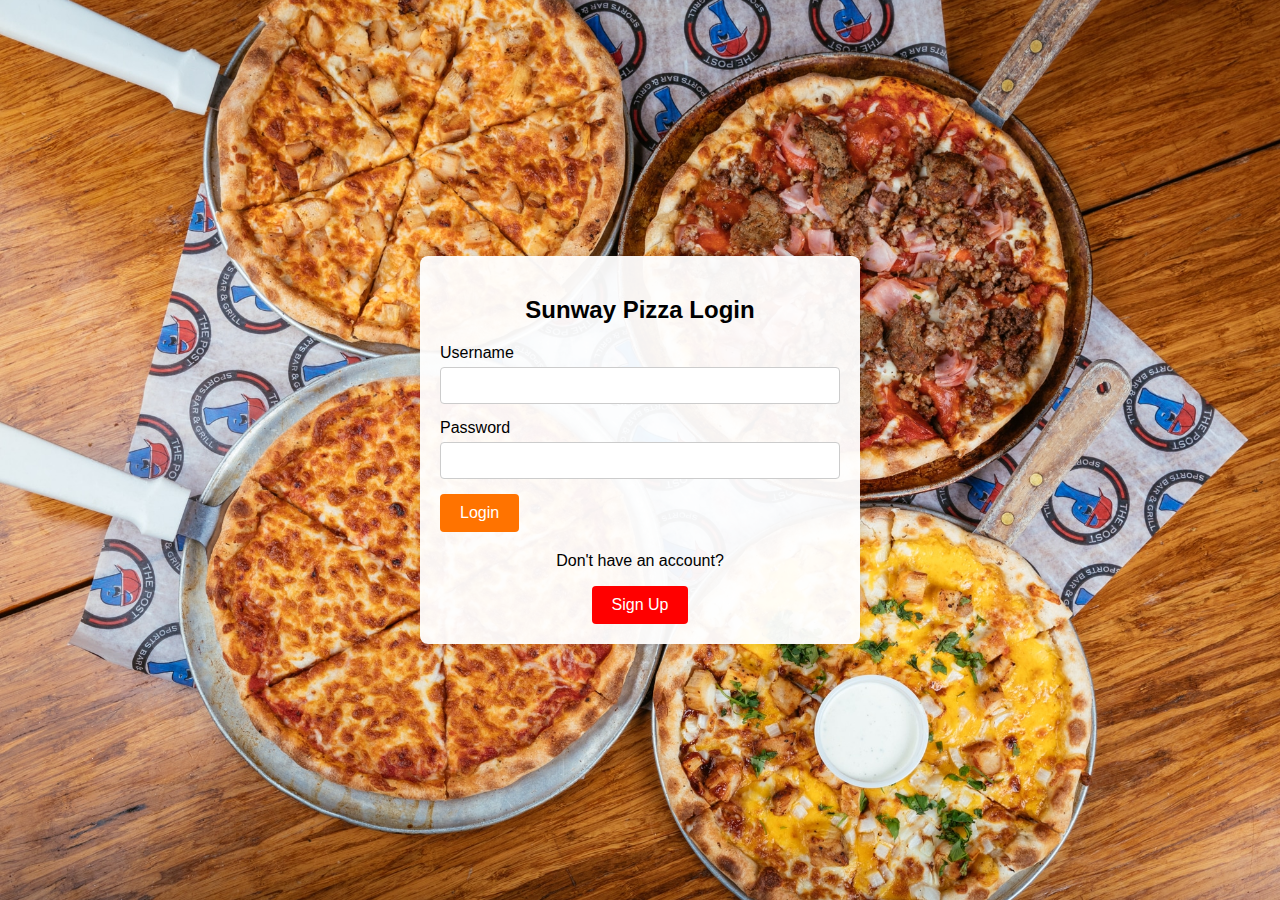
<file: index.html>
<!DOCTYPE html>
<html lang="en">
  <head>
    <meta charset="UTF-8" />
    <meta name="viewport" content="width=device-width, initial-scale=1.0" />
    <title>Sunway Pizza Login Page</title>
    <link rel="stylesheet" href="styles.css" />
  </head>
  <body class="login-body">
    <div class="login-container">
      <form id="loginForm" onsubmit="attemptLogin(event)">
        <h2>Sunway Pizza Login</h2>
        <div class="login-form-group">
          <label for="username">Username</label>
          <input type="text" id="username" name="username" required />
          <span class="login-error" id="usernameError"></span>
        </div>
        <div class="login-form-group">
          <label for="password">Password</label>
          <input type="password" id="password" name="password" required />
          <span class="login-error" id="passwordError"></span>
        </div>
        <button type="submit">Login</button>
        <div class="login-signup-section">
          <p>Don't have an account?</p>
          <a href="signup-page.html" class="login-button">Sign Up</a>
        </div>
      </form>
    </div>
    <script src="script.js"></script>
  </body>
</html>
</file>
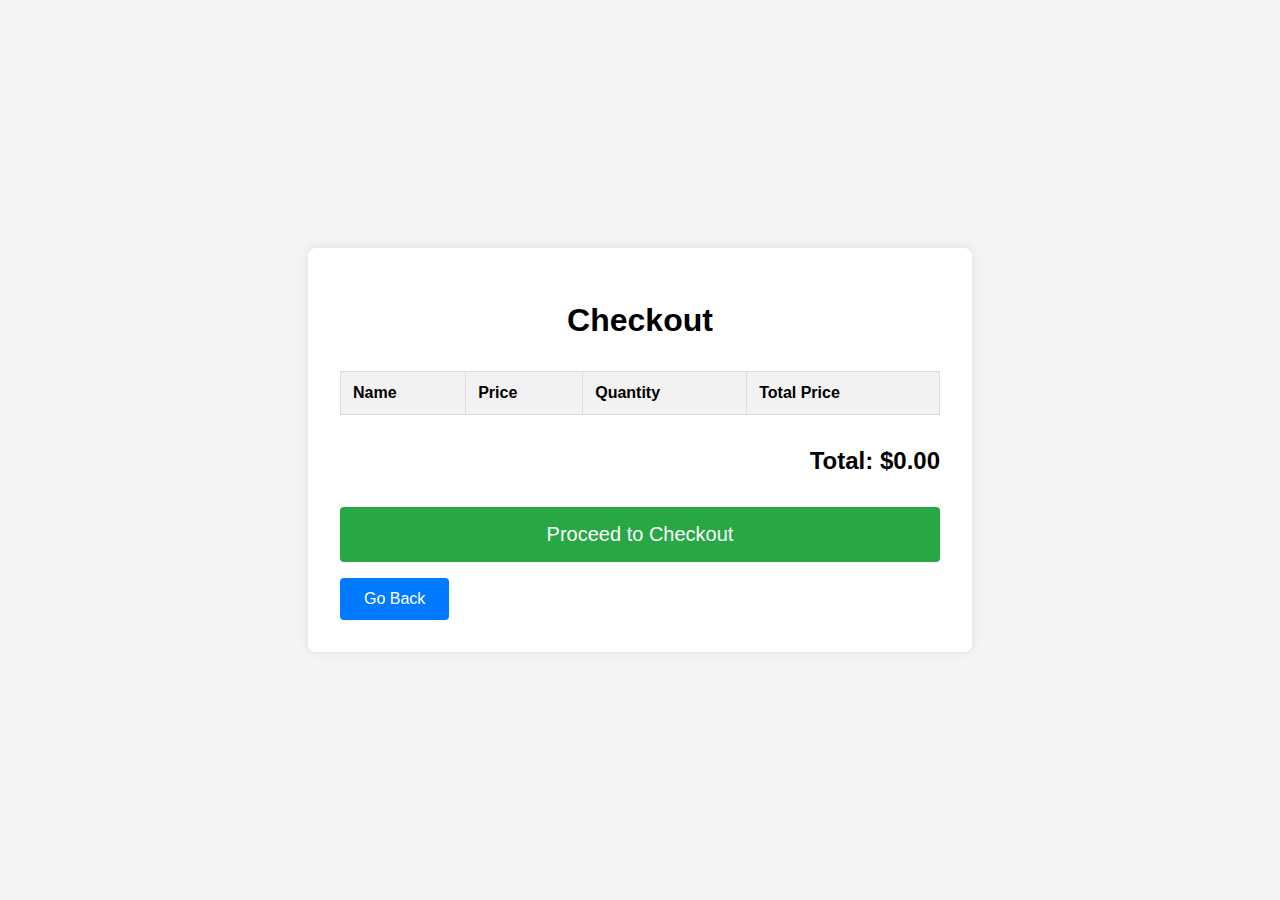
<file: checkout-page.html>
<!DOCTYPE html>
<html lang="en">
  <head>
    <meta charset="UTF-8" />
    <meta name="viewport" content="width=device-width, initial-scale=1.0" />
    <title>Checkout Page</title>
    <script src="script.js"></script>
    <style>
      body {
        font-family: Arial, sans-serif;
        margin: 0;
        padding: 0;
        background-color: #f4f4f4;
        display: flex;
        justify-content: center;
        align-items: center;
        height: 100vh;
      }

      .checkout-container {
        background-color: #fff;
        padding: 2rem;
        box-shadow: 0 0 10px rgba(0, 0, 0, 0.1);
        border-radius: 8px;
        width: 100%;
        max-width: 600px;
      }

      header {
        text-align: center;
        margin-bottom: 2rem;
      }

      .checkout-cart-items table {
        width: 100%;
        border-collapse: collapse;
        margin-bottom: 2rem;
      }

      .checkout-cart-items th,
      .checkout-cart-items td {
        border: 1px solid #ddd;
        padding: 0.75rem;
        text-align: left;
      }

      .checkout-cart-items th {
        background-color: #f2f2f2;
      }

      .checkout-cart-items tr:nth-child(even) {
        background-color: #f9f9f9;
      }

      .checkout-cart-items tr:hover {
        background-color: #f1f1f1;
      }

      .checkout-total-price {
        text-align: right;
        margin-bottom: 2rem;
      }

      .checkout-button {
        display: block;
        width: 100%;
        padding: 1rem;
        background-color: #28a745;
        color: #fff;
        border: none;
        cursor: pointer;
        font-size: 1.25rem;
        border-radius: 4px;
      }

      .checkout-button:hover {
        background-color: #218838;
      }

      .back-button {
        display: inline-block;
        padding: 0.75rem 1.5rem;
        background-color: #007bff;
        color: #fff;
        border: none;
        cursor: pointer;
        font-size: 1rem;
        border-radius: 4px;
        text-decoration: none;
        margin-top: 1rem;
      }

      .back-button:hover {
        background-color: #0056b3;
      }
    </style>
  </head>
  <body>
    <div class="checkout-container">
      <header>
        <h1>Checkout</h1>
      </header>
      <main>
        <section class="checkout-cart-items">
          <table>
            <thead>
              <tr>
                <th>Name</th>
                <th>Price</th>
                <th>Quantity</th>
                <th>Total Price</th>
              </tr>
            </thead>
            <tbody>
              <!-- Cart items will be dynamically inserted here -->
            </tbody>
          </table>
        </section>
        <section class="checkout-total-price">
          <h2>Total: $<span id="checkout-total-amount">0.00</span></h2>
        </section>
        <button id="checkout-button" class="checkout-button">
          Proceed to Checkout
        </button>
        <button class="back-button" onclick="goBack()">Go Back</button>
      </main>
    </div>

    <script>
      // Ensure the script runs after the DOM is fully loaded
      document.addEventListener("DOMContentLoaded", function () {
        const cartItems = getCartItems();
        const cartItemsContainer = document.querySelector(
          ".checkout-cart-items tbody"
        );
        const totalAmountElement = document.getElementById(
          "checkout-total-amount"
        );
        let totalAmount = 0;

        cartItems.forEach((item) => {
          const itemRow = document.createElement("tr");
          itemRow.innerHTML = `
            <td>${item.name}</td>
            <td>$${item.price}</td>
            <td>${item.quantity}</td>
            <td>$${item.totalPrice}</td>
          `;
          cartItemsContainer.appendChild(itemRow);
          totalAmount += item.totalPrice;
        });

        totalAmountElement.textContent = totalAmount.toFixed(2);
      });

      function goBack() {
        window.location.href = "landing-page.html";
      }

      const proceedToCheckoutButton =
        document.getElementById("checkout-button");
      proceedToCheckoutButton.addEventListener("click", function () {
        alert(
          "Order received! You may collect your order at our outlet in around 30 minutes and pay by cash!"
        );

        localStorage.removeItem("cartItems");

        // Update the DOM to reflect the empty cart
        const cartItemsContainer = document.querySelector(
          ".checkout-cart-items tbody"
        );
        const totalAmountElement = document.getElementById(
          "checkout-total-amount"
        );
        cartItemsContainer.innerHTML = "";
        totalAmountElement.textContent = "0.00";

        const proceedToCheckoutButton =
          document.getElementById("checkout-button");
        proceedToCheckoutButton.addEventListener("click", proceedToCheckout);
      });
    </script>
  </body>
</html>
</file>
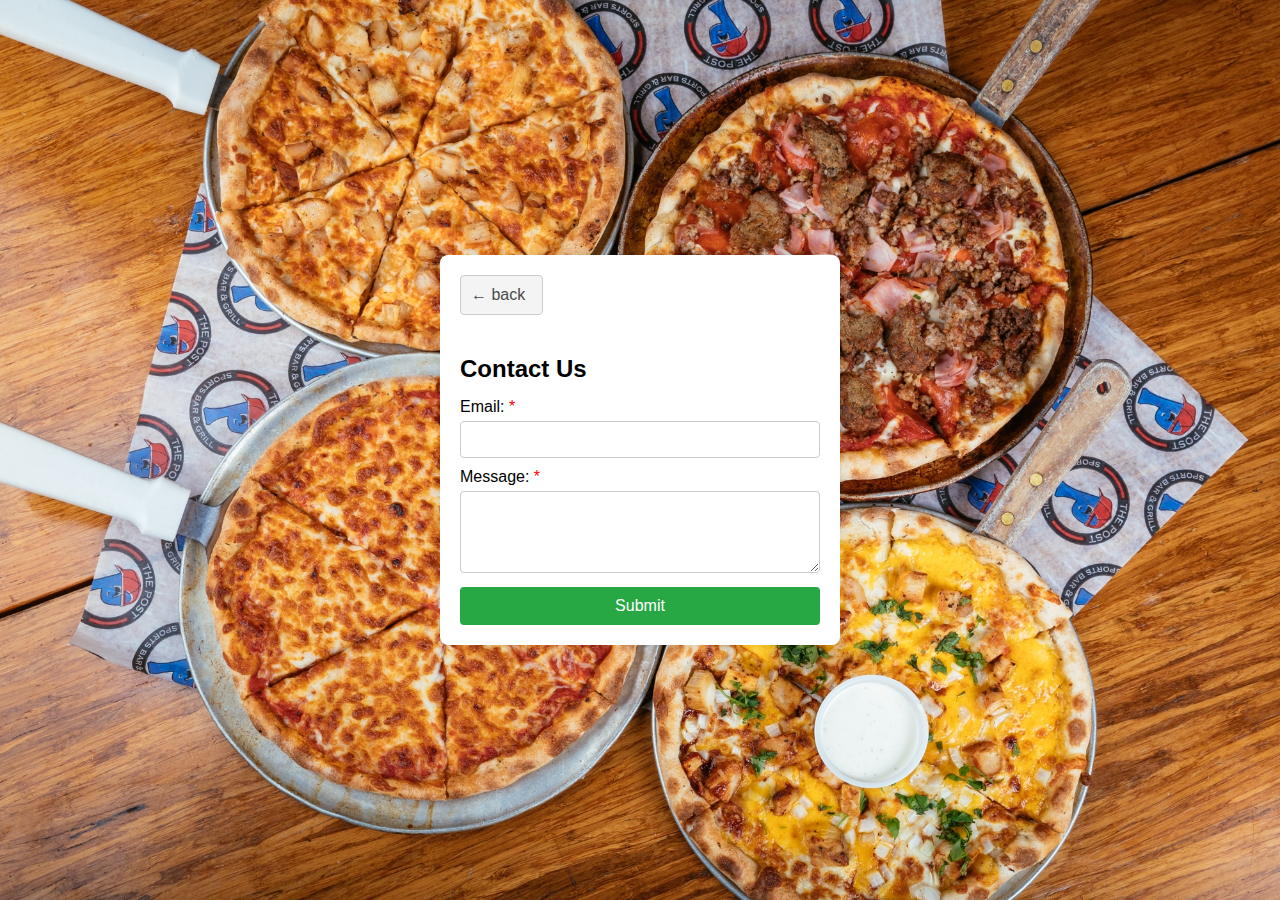
<file: contact-us.html>
<!DOCTYPE html>
<html lang="en">
  <head>
    <meta charset="UTF-8" />
    <meta name="viewport" content="width=device-width, initial-scale=1.0" />
    <title>Contact Us</title>
    <style>
      body {
        background-image: url("img/4in1BUNDLE.jpg");
        background-size: cover;
        background-position: center;
        background-repeat: no-repeat;
        font-family: Arial, sans-serif;
        margin: 0;
        padding: 0;
        display: flex;
        justify-content: center;
        align-items: center;
        height: 100vh;
        background-color: #f4f4f4;
      }

      .contact-form {
        background: #fff;
        padding: 20px;
        border-radius: 8px;
        box-shadow: 0 0 10px rgba(0, 0, 0, 0.1);
        width: 400px;
        box-sizing: border-box;
      }

      .contact-form h2 {
        margin-bottom: 15px;
      }

      .contact-form label {
        display: block;
        margin-bottom: 5px;
      }

      .contact-form input,
      .contact-form textarea {
        width: calc(100%);
        padding: 10px;
        margin-bottom: 10px;
        border: 1px solid #ccc;
        border-radius: 4px;
        box-sizing: border-box;
      }

      .contact-form button {
        width: 100%;
        padding: 10px;
        background-color: #28a745;
        border: none;
        border-radius: 4px;
        color: #fff;
        font-size: 16px;
      }

      .contact-form button:hover {
        background-color: #218838;
      }

      .error {
        color: red;
        font-size: 14px;
      }

      .required-asterisk {
        color: red;
      }

      .contact-form .contact-back-button {
        background: #f4f4f4;
        border: 1px solid #ccc;
        color: #4a4a4a;
        font-size: 16px;
        cursor: pointer;
        margin-bottom: 20px;
        padding: 10px;
        border-radius: 4px;
        width: 23%;
        text-align: left;
      }

      .contact-form .contact-back-button:hover {
        background: #e0e0e0;
      }
    </style>
  </head>
  <body>
    <div class="contact-form">
      <a href="landing-page.html"
        ><button class="contact-back-button">← back</button></a
      >
      <h2>Contact Us</h2>
      <form id="contactForm">
        <label for="email"
          >Email: <span class="required-asterisk">*</span></label
        >
        <input type="email" id="email" name="email" required />
        <span id="emailError" class="error"></span>

        <label for="message"
          >Message: <span class="required-asterisk">*</span></label
        >
        <textarea id="message" name="message" rows="4" required></textarea>

        <button type="submit">Submit</button>
      </form>
    </div>

    <script>
      document
        .getElementById("contactForm")
        .addEventListener("submit", function (event) {
          event.preventDefault();
          const email = document.getElementById("email").value;
          const emailError = document.getElementById("emailError");

          // verify email with regex
          const emailPattern = /^[^\s@]+@[^\s@]+\.[^\s@]+$/;
          if (!emailPattern.test(email)) {
            emailError.textContent = "Please enter a valid email address.";
          } else {
            emailError.textContent = "";
            alert(
              "Your message has been sent to the team! Thank you for your feedback."
            );
            // form does not actually send anywhere, only for frontend showcase purpose
          }
        });
    </script>
  </body>
</html>
</file>
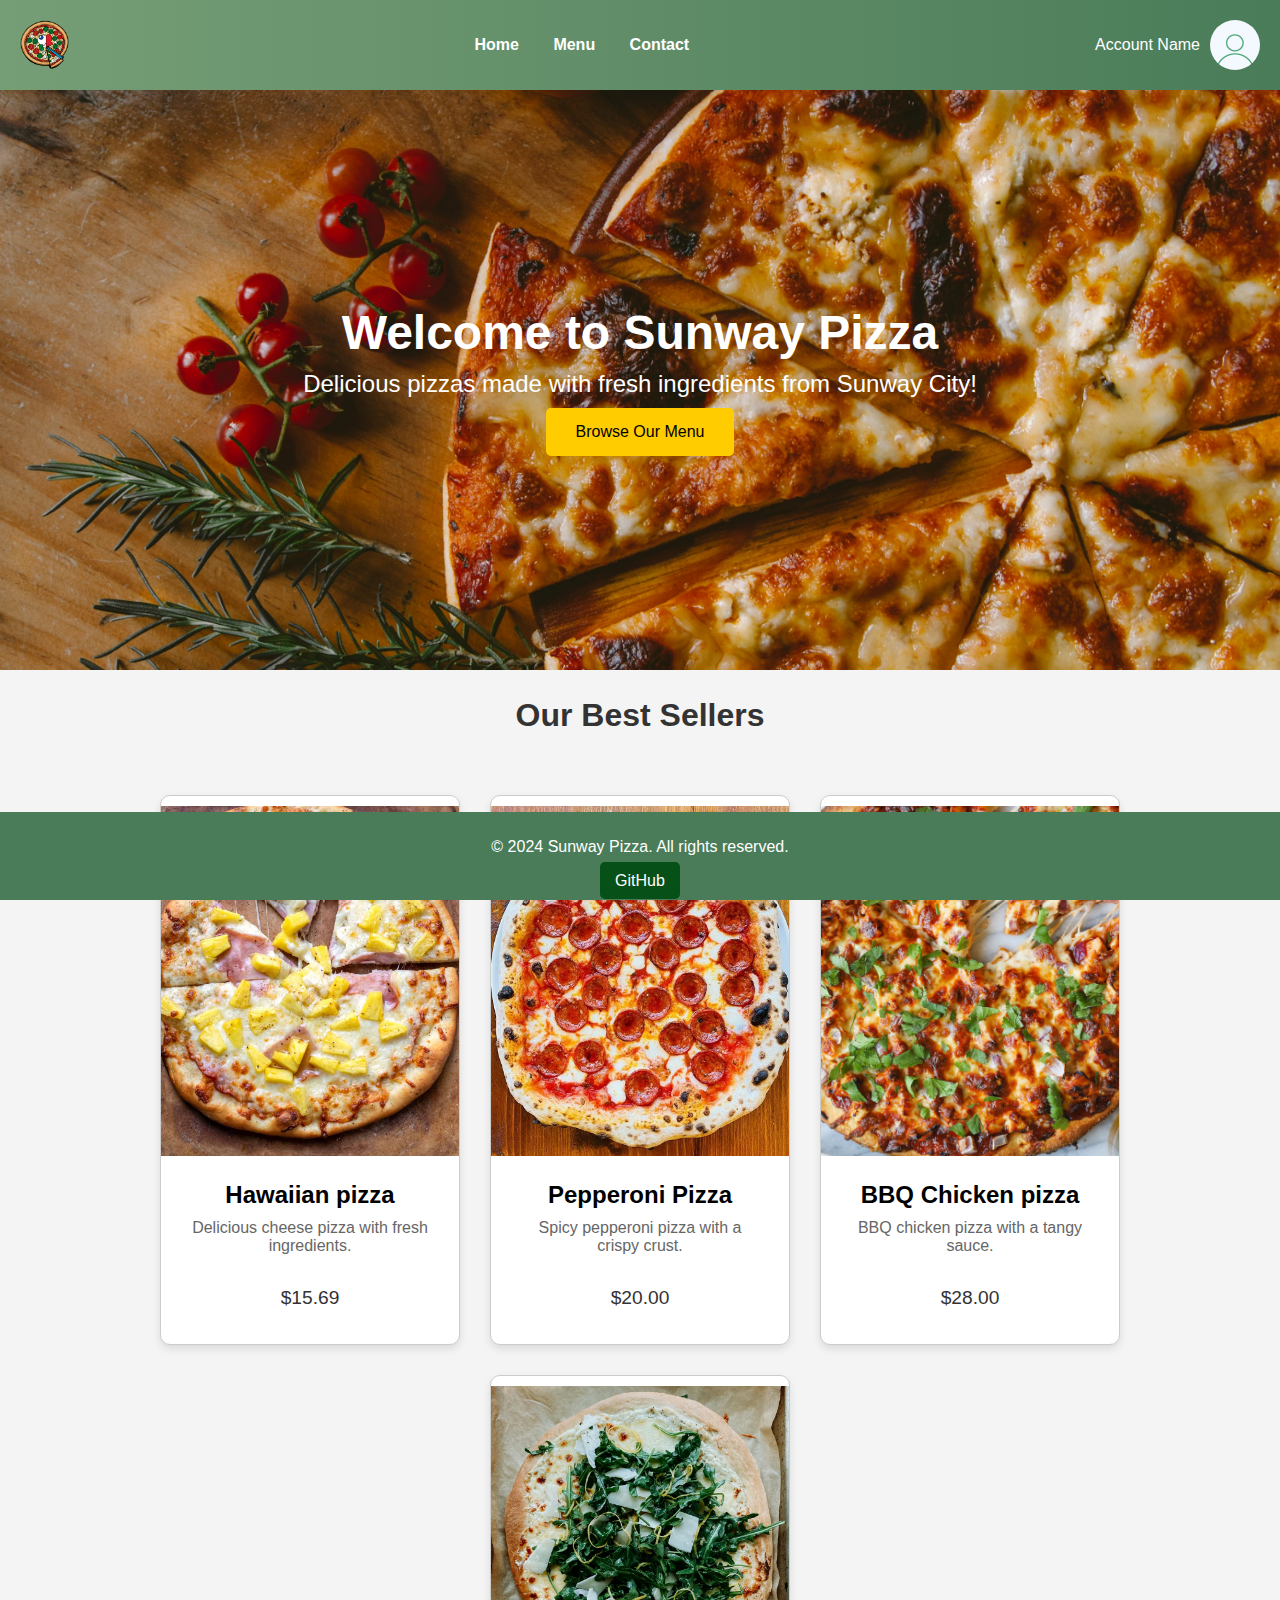
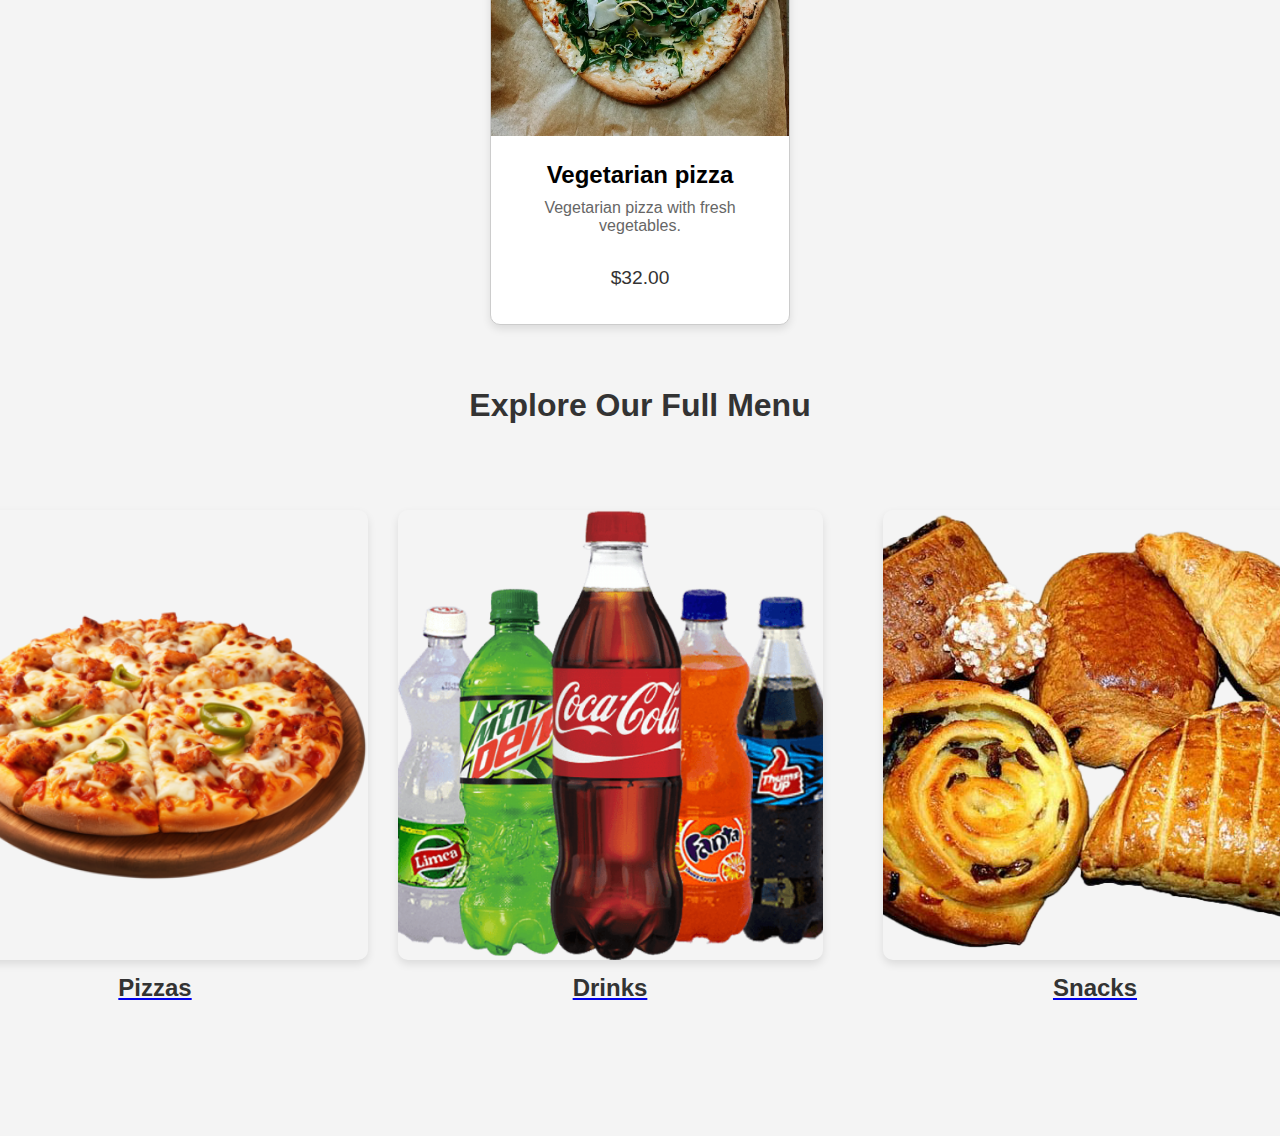
<file: landing-page.html>
<!DOCTYPE html>
<html lang="en">
  <head>
    <meta charset="UTF-8" />
    <meta name="viewport" content="width=device-width, initial-scale=1.0" />
    <title>Sunway Pizza</title>
    <style>
      body {
        font-family: Arial, sans-serif;
        margin: 0;
        padding: 0;
        background-color: #f4f4f4;
      }
      .header {
        background: linear-gradient(90deg, #769e76, #4a7c59);
        padding: 20px;
        display: flex;
        justify-content: space-between;
        align-items: center;
        box-shadow: 0 2px 5px rgba(0, 0, 0, 0.1);
      }
      .header img {
        height: 50px;
      }
      .header nav a {
        color: white;
        text-decoration: none;
        margin: 0 15px;
        font-weight: bold;
        transition: color 0.3s;
      }
      .header nav a:hover {
        color: #ffcc00;
      }
      .header .account {
        position: relative;
        display: flex;
        align-items: center;
        cursor: pointer;
      }
      .header .account img {
        height: 50px;
        border-radius: 50%;
        margin-left: 10px;
      }

      .account-dropdown {
        display: none;
        position: absolute;
        top: 50px;
        right: 0;
        background-color: white;
        box-shadow: 0 2px 5px rgba(0, 0, 0, 0.1);
        border-radius: 5px;
        overflow: hidden;
        z-index: 1000;
      }

      .account-dropdown a {
        display: block;
        padding: 10px;
        text-decoration: none;
        color: #333;
        transition: background-color 0.3s;
      }

      .account-dropdown a:hover {
        background-color: #f1f1f1;
      }

      .hero {
        background: url("img/pizzabanner.jpg.jpeg") no-repeat center
          center/cover;
        height: 60vh;
        display: flex;
        justify-content: center;
        align-items: center;
        color: white;
        text-align: center;
        padding: 20px;
      }

      .hero h1 {
        font-size: 3em;
        margin: 0;
      }

      .hero p {
        font-size: 1.5em;
        margin: 10px 0;
      }
      .hero button {
        background-color: #ffcc00;
        border: none;
        padding: 15px 30px;
        font-size: 1em;
        cursor: pointer;
        border-radius: 5px;
        transition: background-color 0.3s;
      }
      .hero button:hover {
        background-color: #e6b800;
      }

      .best-seller-header {
        text-align: center;
        margin: 20px 0;
      }

      .best-seller-header h2 {
        font-size: 2em;
        color: #333;
      }
      .best-seller {
        display: flex;
        flex-wrap: wrap;
        justify-content: center;
        padding: 20px;
      }
      .best-seller .card {
        background-color: white;
        border-radius: 10px;
        box-shadow: 0 4px 8px rgba(0, 0, 0, 0.1);
        margin: 15px;
        overflow: hidden;
        transition: transform 0.3s, box-shadow 0.3s;
        width: 300px;
      }
      .best-seller .card:hover {
        transform: translateY(-10px);
        box-shadow: 0 8px 16px rgba(0, 0, 0, 0.2);
      }
      .best-seller .card img {
        width: 350px; /* Set your desired width */
        height: 350px; /* Set your desired height */
        object-fit: cover;
      }
      .best-seller .card .content {
        padding: 15px;
        text-align: center;
      }
      .best-seller .card .content h3 {
        margin: 10px 0;
        font-size: 1.5em;
      }
      .best-seller .card .content p {
        color: #666;
        font-size: 1em;
        margin: 10px 0;
      }
      .best-seller .card .content .price {
        font-size: 1.2em;
        color: #333;
        margin: 10px 0;
      }
      .best-seller .card .content .add-to-cart {
        background-color: #4a7c59;
        border: none;
        color: white;
        padding: 10px 20px;
        font-size: 1em;
        cursor: pointer;
        border-radius: 5px;
        transition: background-color 0.3s;
      }
      .best-seller .card .content .add-to-cart:hover {
        background-color: #769e76;
      }
      .menu-section {
        background-color: #f4f4f4;
        text-align: center;
      }

      .menu-section h2 {
        font-size: 2em;
        color: #333;
      }

      .menu-items {
        display: flex;
        justify-content: center;
        flex-wrap: wrap;
      }

      .menu-item {
        margin: 30px;
        text-align: center;
        display: flex;
        flex-direction: row;
        justify-content: space-between;
        align-items: center;
      }

      .menu-item img {
        height: 450px;
        width: 425px;
        object-fit: cover;
        border-radius: 10px;
        box-shadow: 0 4px 8px rgba(0, 0, 0, 0.1);
        transition: transform 0.3s, box-shadow 0.3s;
      }

      .menu-item img:hover {
        transform: translateY(-10px);
        box-shadow: 0 8px 16px rgba(0, 0, 0, 0.2);
      }

      .menu-item h3 {
        margin-top: 10px;
        font-size: 1.5em;
        color: #333;
      }

      @media (max-width: 1024px) {
        .menu-item {
          flex-direction: column; /* Stack items vertically on smaller screens */
          align-items: center;
        }

        .menu-item img {
          max-width: 100%; /* Ensure image does not exceed container width */
        }
      }

      .footer {
        background-color: #4a7c59;
        color: white;
        text-align: center;
        position: fixed;
        padding: 10px 0;
        width: 100%;
        bottom: 0;
      }

      .footer a {
        color: #ffffff; 
        background-color: #075018; 
        padding: 10px 15px; 
        text-decoration: none;
        border-radius: 5px; 
        transition: background-color 0.3s ease;
      }

      .footer a:hover {
        background-color: #03330e;
      }

      .content {
        flex: 1;
        padding-bottom: 50px; /* Height of the footer */
      }

      .card {
        width: 600px;
        height: 550px; 
        display: flex;
        flex-direction: column;
        align-items: center;
        justify-content: space-between;
        padding: 10px;
        box-sizing: border-box;
        border: 1px solid #ccc;
        
      }

      .card .content {
        text-align: center;
      }
      
    </style>
  </head>
  <body>
    <div class="header">
      <img src="img/Logo converted into PNG.png" alt="Sunway Pizza Logo" />
      <nav>
        <a href="landing-page.html">Home</a>
        <a href="menu-page.html">Menu</a>
        <a href="contact-us.html">Contact</a>
      </nav>
      <div class="account" onclick="toggleDropdown()">
        <span id="accountName" style="color: white">Account Name</span>
        <img src="img/default profile image.png" alt="Account">
        <div class="account-dropdown" id="accountDropdown">
            <a href="index.html">Logout</a>
        </div>
    </div>
    </div>
    <div class="content">
      <div class="hero">
        <div>
          <h1>Welcome to Sunway Pizza</h1>
          <p>Delicious pizzas made with fresh ingredients from Sunway City!</p>
          <a href="menu-page.html"><button>Browse Our Menu</button></a>
        </div>
      </div>

      <div class="best-seller-header">
        <h2>Our Best Sellers</h2>
      </div>

      <div class="best-seller">
        <div class="card">
          <img src="img/Hawaiian.jpg" alt="Pizza 1"/>
          <div class="content">
            <h3>Hawaiian pizza</h3>
            <p>Delicious cheese pizza with fresh ingredients.</p>
            <span class="price"><br>$15.69</span>
          </div>
        </div>
        <div class="card">
          <img src="img/Pepperoni.jpeg" alt="Pizza 2"/>
          <div class="content">
            <h3>Pepperoni Pizza</h3>
            <p>Spicy pepperoni pizza with a crispy crust.</p>
            <span class="price"><br>$20.00</span>
          </div>
        </div>
        <div class="card">
          <img src="img/BBQ CHICK.jpg" alt="Pizza 3"/>
          <div class="content">
            <h3>BBQ Chicken pizza</h3>
            <p>BBQ chicken pizza with a tangy sauce.</p>
            <span class="price"><br>$28.00</span>
          </div>
        </div>
        <div class="card">
          <img src="img/Vegan pizzza.jpg" alt="Pizza 4" class="uniform-image"/>
          <div class="content">
            <h3>Vegetarian pizza</h3>
            <p>Vegetarian pizza with fresh vegetables.</p>
            <span class="price"><br>$32.00</span>
          </div>
        </div>
        <!-- Add more cards as needed -->
      </div>

      <div class="menu-section">
        <h2>Explore Our Full Menu</h2>
        <div class="menu-items">
          <div class="menu-item">
            <a onclick="filterSelection('pizza')" href="menu-page.html">
              <img src="img/Pizzatab.png" alt="Pizza" />
              <h3>Pizzas</h3>
            </a>

          <div class="menu-item">
            <a href="menu-page.html">
              <img src="img/softdrinkstab.png" alt="Drinks" />
              <h3>Drinks</h3>
            </a>
          </div>

          <div class="menu-item">
            <a href="menu-page.html">
              <img src="img/Snacktab.png" alt="Snacks" />
              <h3>Snacks</h3>
            </a>
          </div>
          
        </div>
      </div>
    </div>

    <div class="footer">
      <p>&copy; 2024 Sunway Pizza. All rights reserved.</p>
      <a href="https://github.com/darrancebeh/WEB1201-Assignment" target="_blank">GitHub</a>
    </div>

    <script>
      document.addEventListener("DOMContentLoaded", function () {
        const username = localStorage.getItem("username");
        if (username) {
          document.getElementById("accountName").innerText = username;
        }
      });

      function toggleDropdown() {
        var dropdown = document.getElementById("accountDropdown");
        dropdown.style.display =
          dropdown.style.display === "block" ? "none" : "block";
      }


      // Close the dropdown if the user clicks outside of it
      window.onclick = function (event) {
        if (!event.target.closest(".account")) {
          var dropdowns = document.getElementsByClassName("account-dropdown");
          for (var i = 0; i < dropdowns.length; i++) {
            var openDropdown = dropdowns[i];
            if (openDropdown.style.display === "block") {
              openDropdown.style.display = "none";
            }
          }
        }
      };

      function addToCart() {
        window.location.href = "cart.html";
      }
      
    </script>
  </body>
</html>
</file>
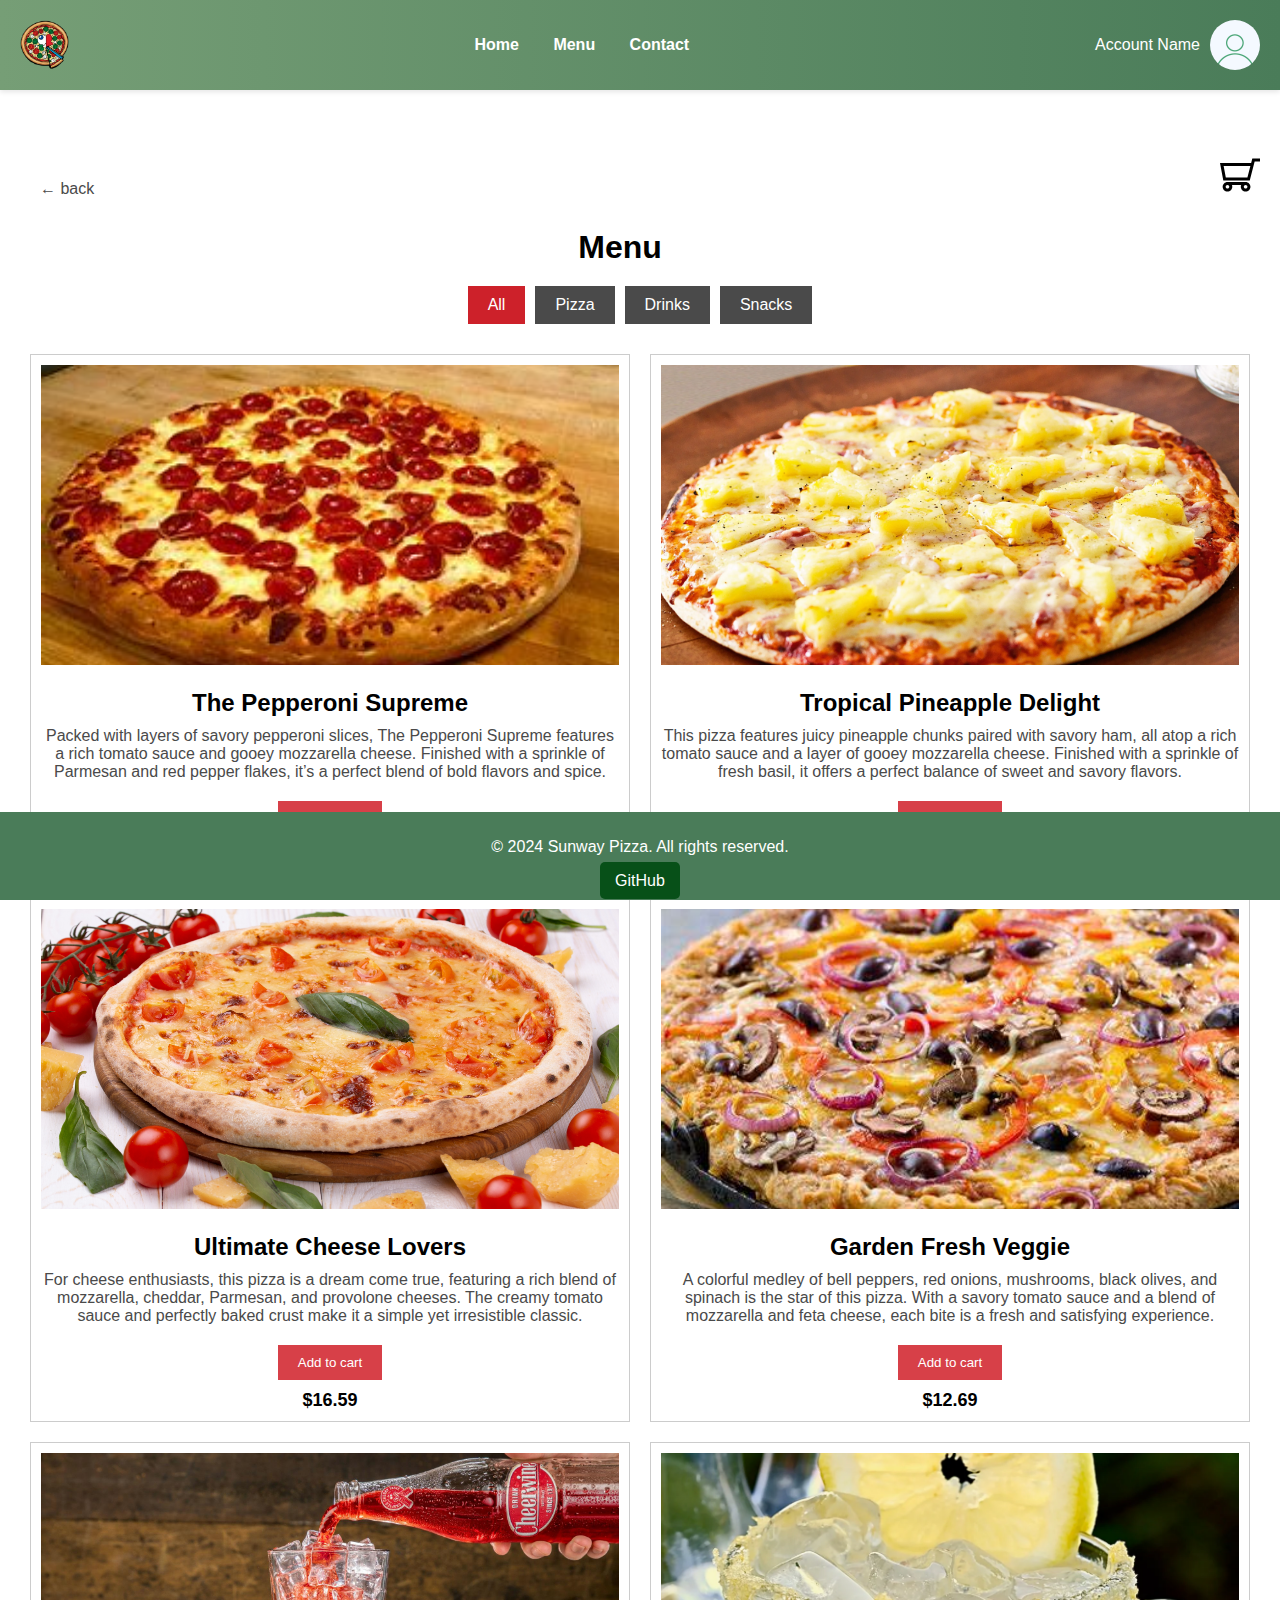
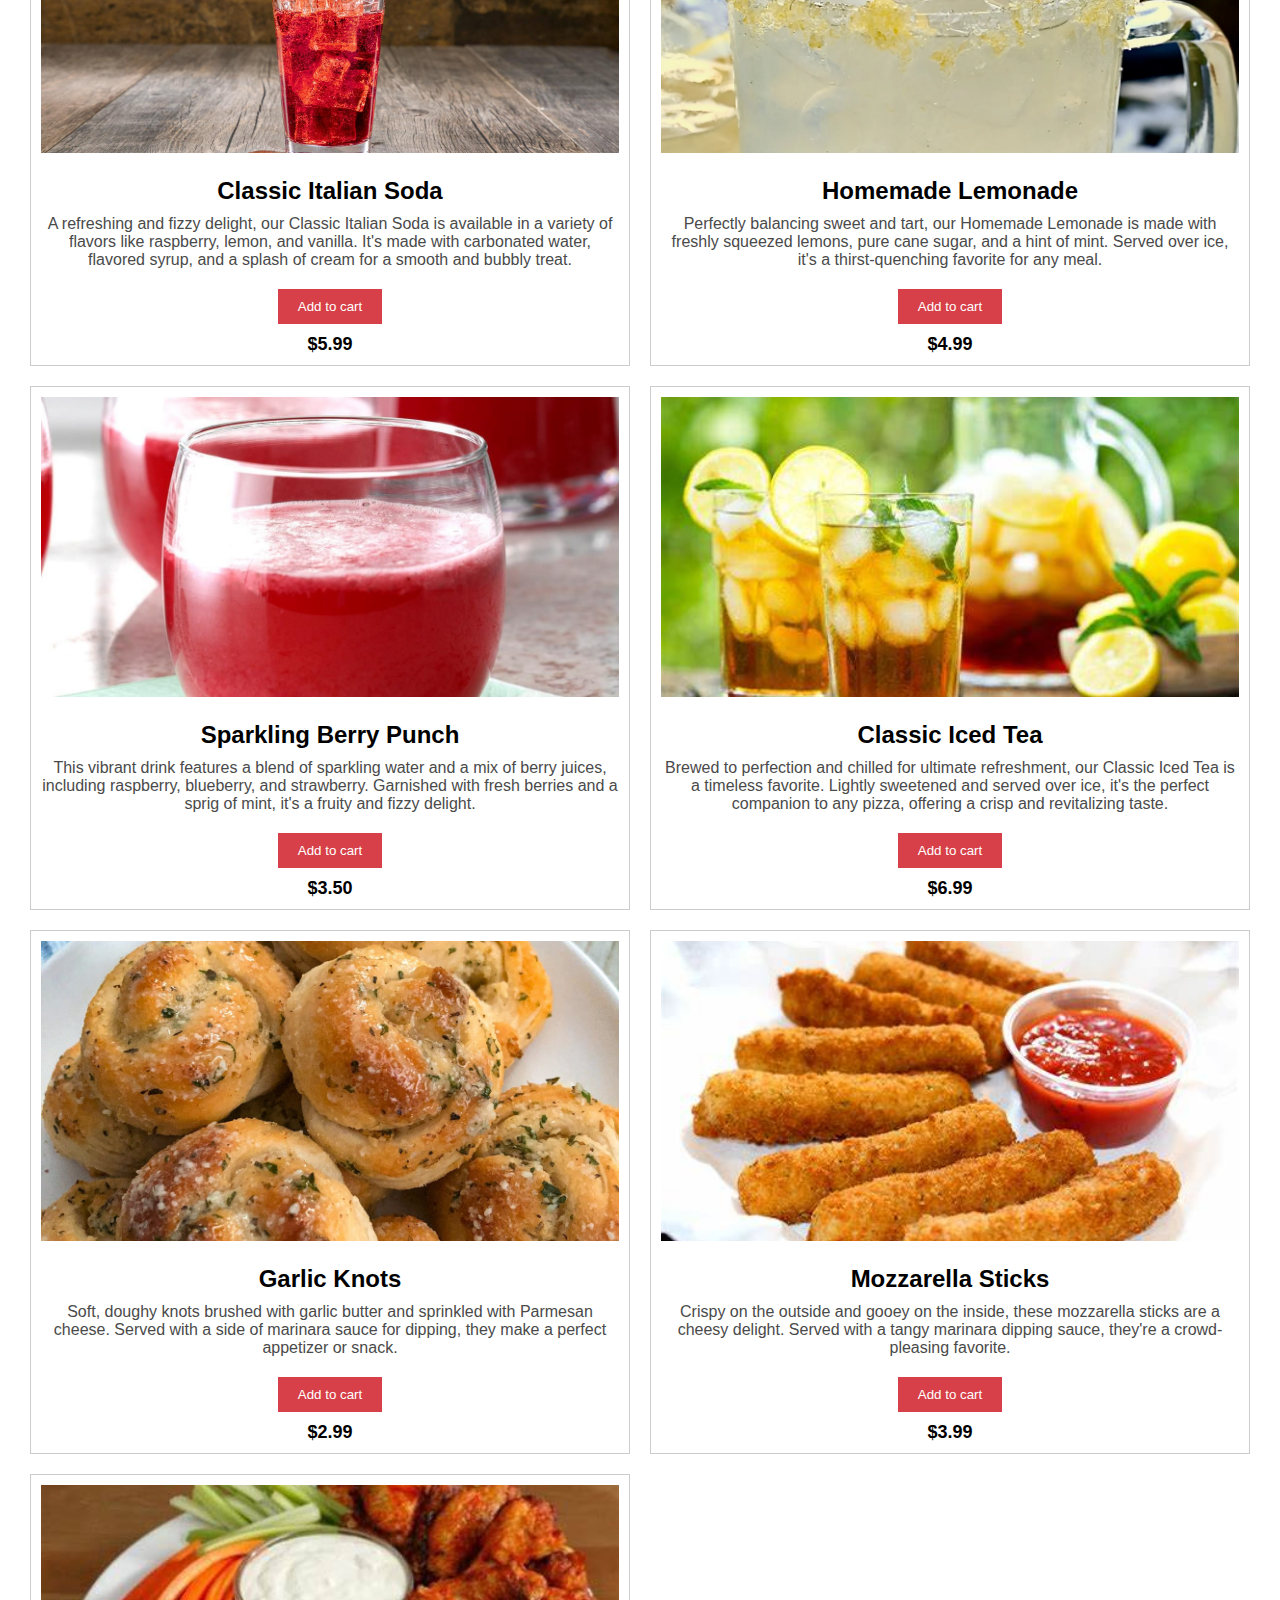
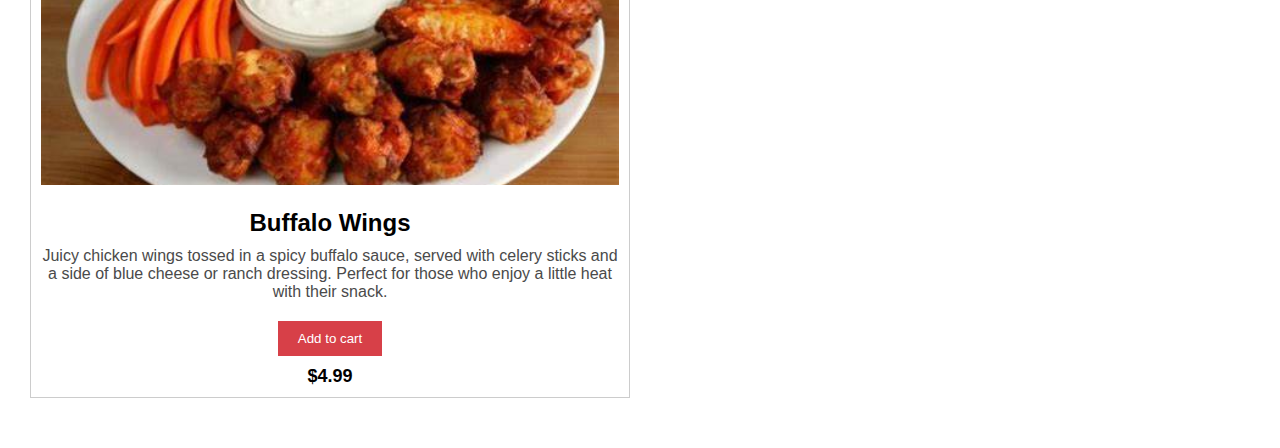
<file: menu-page.html>
<!DOCTYPE html>
<html lang="en">
  <head>
    <meta charset="UTF-8" />
    <meta name="viewport" content="width=device-width, initial-scale=1.0" />
    <title>Menu</title>
    <link rel="stylesheet" href="styles.css" />

    <style>
      .header {
        background: linear-gradient(90deg, #769e76, #4a7c59);
        padding: 20px;
        display: flex;
        justify-content: space-between;
        align-items: center;
        box-shadow: 0 2px 5px rgba(0, 0, 0, 0.1);
      }
      .header img {
        height: 50px;
      }
      .header nav a {
        color: white;
        text-decoration: none;
        margin: 0 15px;
        font-weight: bold;
        transition: color 0.3s;
      }
      .header nav a:hover {
        color: #ffcc00;
      }
      .header .account {
        position: relative;
        display: flex;
        align-items: center;
        cursor: pointer;
      }
      .header .account img {
        height: 50px;
        border-radius: 50%;
        margin-left: 10px;
      }

      .account-dropdown {
        display: none;
        position: absolute;
        top: 50px;
        right: 0;
        background-color: white;
        box-shadow: 0 2px 5px rgba(0, 0, 0, 0.1);
        border-radius: 5px;
        overflow: hidden;
        z-index: 1000;
      }

      .account-dropdown a {
        display: block;
        padding: 10px;
        text-decoration: none;
        color: #333;
        transition: background-color 0.3s;
      }

      .account-dropdown a:hover {
        background-color: #f1f1f1;
      }
    </style>
  </head>

  <body>
    <header>
      <div class="header">
        <img src="img/Logo converted into PNG.png" alt="Sunway Pizza Logo" />
        <nav>
          <a href="landing-page.html">Home</a>
          <a href="menu-page.html">Menu</a>
          <a href="contact-us.html">Contact</a>
        </nav>
        <div class="account" onclick="toggleDropdown()">
          <span id="accountName" style="color: white">Account Name</span>
          <img src="img/default profile image.png" alt="Account">
          <div class="account-dropdown" id="accountDropdown">
              <a href="index.html">Logout</a>
          </div>
      </div>
    </header>
    <main>
      <div class="top-container">
        <button
        class="main-back-button"
        onclick="window.location.href='landing-page.html'">
        ← back
        </button>

        <div class="cart">
          <a onclick="toggleCart()"><img src="img/Shopping Cart Outline.svg"></a>
          
          <div id="cart-dropdown" class="cart-dropdown"></div>
      </div>


      <h1>Menu</h1>
      <!-- Does the Filtering for the Sections -->
      <nav class="main-menu-categories">
        <button class="btn active" onclick="filterSelection('all')">
          All
        </button>
        <button class="btn" onclick="filterSelection('pizza')">Pizza</button>
        <button class="btn" onclick="filterSelection('drinks')">Drinks</button>
        <button class="btn" onclick="filterSelection('snacks')">Snacks</button>
      </nav>
      <!-- Actual Menu/Food Sections -->
      <section class="main-menu-section container">
        <div class="main-menu-item filterDiv pizza">
          <img src="img/Peperoni Pizza.jpeg" alt="The Pepperoni Supreme" />
          <div class="details">
            <h2>The Pepperoni Supreme</h2>
            <!-- Name of Product -->
            <p>
              Packed with layers of savory pepperoni slices, The Pepperoni
              Supreme features a rich tomato sauce and gooey mozzarella cheese.
              Finished with a sprinkle of Parmesan and red pepper flakes, it’s a
              perfect blend of bold flavors and spice.
            </p>
            <!-- Description of Product -->
            <button
              onclick="addToCart('The Pepperoni Supreme', 'img/Peperoni Pizza.jpeg', 15.99)"
            >
              Add to cart
            </button>
            <!-- Sending Infromation of Product to Shopping Cart Function -->
            <span class="price">$15.99</span>
            <!-- Price of Product -->
          </div>
        </div>
        <div class="main-menu-item filterDiv pizza">
          <img src="img/PineapplePizza.webp" alt="Pineapple Pizza" />
          <div class="details">
            <h2>Tropical Pineapple Delight</h2>
            <p>
              This pizza features juicy pineapple chunks paired with savory ham,
              all atop a rich tomato sauce and a layer of gooey mozzarella
              cheese. Finished with a sprinkle of fresh basil, it offers a
              perfect balance of sweet and savory flavors.
            </p>
            <button
              onclick="addToCart('Tropical Pineapple Delight', 'img/PineapplePizza.webp', 10.39)"
            >
              Add to cart
            </button>
            <span class="price">$10.39</span>
          </div>
        </div>
        <div class="main-menu-item filterDiv pizza">
          <img src="img/Cheese Pizza.jpg" alt="Pep roni" />
          <div class="details">
            <h2>Ultimate Cheese Lovers</h2>
            <p>
              For cheese enthusiasts, this pizza is a dream come true, featuring
              a rich blend of mozzarella, cheddar, Parmesan, and provolone
              cheeses. The creamy tomato sauce and perfectly baked crust make it
              a simple yet irresistible classic.
            </p>
            <button
              onclick="addToCart('Ultimate Cheese Lovers', 'img/Cheese Pizza.jpg', 16.59)"
            >
              Add to cart
            </button>
            <span class="price">$16.59</span>
          </div>
        </div>
        <div class="main-menu-item filterDiv pizza">
          <img src="img/Veggie Pizza.jpeg" alt="Veggie Pizza" />
          <div class="details">
            <h2>Garden Fresh Veggie</h2>
            <p>
              A colorful medley of bell peppers, red onions, mushrooms, black
              olives, and spinach is the star of this pizza. With a savory
              tomato sauce and a blend of mozzarella and feta cheese, each bite
              is a fresh and satisfying experience.
            </p>
            <button
              onclick="addToCart('Garden Fresh Veggie', 'img/Veggie Pizza.jpeg', 12.69)"
            >
              Add to cart
            </button>
            <span class="price">$12.69</span>
          </div>
        </div>
        <div class="main-menu-item filterDiv drinks">
          <img src="img/Italian Soda.jpg" alt="Italian Soda" />
          <div class="details">
            <h2>Classic Italian Soda</h2>
            <p>
              A refreshing and fizzy delight, our Classic Italian Soda is
              available in a variety of flavors like raspberry, lemon, and
              vanilla. It's made with carbonated water, flavored syrup, and a
              splash of cream for a smooth and bubbly treat.
            </p>
            <button
              onclick="addToCart('Classic Italian Soda', 'img/Italian Soda.jpg', 5.99)"
            >
              Add to cart
            </button>
            <span class="price">$5.99</span>
          </div>
        </div>
        <div class="main-menu-item filterDiv drinks">
          <img src="img/Lemonade.webp" alt="Homemade Lemonade" />
          <div class="details">
            <h2>Homemade Lemonade</h2>
            <p>
              Perfectly balancing sweet and tart, our Homemade Lemonade is made
              with freshly squeezed lemons, pure cane sugar, and a hint of mint.
              Served over ice, it's a thirst-quenching favorite for any meal.
            </p>
            <button
              onclick="addToCart('Homemade Lemonade', 'img/Lemonade.webp', 4.99)"
            >
              Add to cart
            </button>
            <span class="price">$4.99</span>
          </div>
        </div>
        <div class="main-menu-item filterDiv drinks">
          <img src="img/Berry Punch.jpg" alt="Berry Punch" />
          <div class="details">
            <h2>Sparkling Berry Punch</h2>
            <p>
              This vibrant drink features a blend of sparkling water and a mix
              of berry juices, including raspberry, blueberry, and strawberry.
              Garnished with fresh berries and a sprig of mint, it's a fruity
              and fizzy delight.
            </p>
            <button
              onclick="addToCart('Sparkling Berry Punch', 'img/Berry Punch.jpg', 3.50)"
            >
              Add to cart
            </button>
            <span class="price">$3.50</span>
          </div>
        </div>
        <div class="main-menu-item filterDiv drinks">
          <img src="img/Iced Tea.jpeg" alt="Classic Iced Tea" />
          <div class="details">
            <h2>Classic Iced Tea</h2>
            <p>
              Brewed to perfection and chilled for ultimate refreshment, our
              Classic Iced Tea is a timeless favorite. Lightly sweetened and
              served over ice, it's the perfect companion to any pizza, offering
              a crisp and revitalizing taste.
            </p>
            <button
              onclick="addToCart('Classic Iced Tea', 'img/Iced Tea.jpeg', 6.99)"
            >
              Add to cart
            </button>
            <span class="price">$6.99</span>
          </div>
        </div>
        <div class="main-menu-item filterDiv snacks">
          <img src="img/garlicknots.jpg" alt="Garlic Knots" />
          <div class="details">
            <h2>Garlic Knots</h2>
            <p>
              Soft, doughy knots brushed with garlic butter and sprinkled with
              Parmesan cheese. Served with a side of marinara sauce for dipping,
              they make a perfect appetizer or snack.
            </p>
            <button
              onclick="addToCart('Garlic Knots', 'img/garlicknots.jpg', 2.99)"
            >
              Add to cart
            </button>
            <span class="price">$2.99</span>
          </div>
        </div>
        <div class="main-menu-item filterDiv snacks">
          <img src="img/Mozzerela Sticks.jpeg" alt="Mozzarella Sticks" />
          <div class="details">
            <h2>Mozzarella Sticks</h2>
            <p>
              Crispy on the outside and gooey on the inside, these mozzarella
              sticks are a cheesy delight. Served with a tangy marinara dipping
              sauce, they're a crowd-pleasing favorite.
            </p>
            <button
              onclick="addToCart('Mozzarella Stickss', 'img/Mozzerela Sticks.jpeg', 3.99)"
            >
              Add to cart
            </button>
            <span class="price">$3.99</span>
          </div>
        </div>
        <div class="main-menu-item filterDiv snacks">
          <img src="img/Buffalo Wings.jpeg" alt="Buffalo Wings" />
          <div class="details">
            <h2>Buffalo Wings</h2>
            <p>
              Juicy chicken wings tossed in a spicy buffalo sauce, served with
              celery sticks and a side of blue cheese or ranch dressing. Perfect
              for those who enjoy a little heat with their snack.
            </p>
            <button
              onclick="addToCart('Buffalo Wings', 'img/Buffalo Wings.jpeg', 4.99)"
            >
              Add to cart
            </button>
            <span class="price">$4.99</span>
          </div>
        </div>
        
      </section>
    </main>
    <!-- JavaScript Code for all the Functions -->
    
    <div class="footer">
      <p>&copy; 2024 Sunway Pizza. All rights reserved.</p>
      <a href="https://github.com/darrancebeh/WEB1201-Assignment" target="_blank">GitHub</a>
    </div>

  </body>

  <script>

    document.addEventListener("DOMContentLoaded", function () {
      const username = localStorage.getItem("username");
      if (username) {
        document.getElementById("accountName").innerText = username;
      }
    }); 
    document.addEventListener("DOMContentLoaded", function() {
        filterSelection('all');
    });

    function toggleDropdown() {
        var dropdown = document.getElementById("accountDropdown");
        dropdown.style.display =
          dropdown.style.display === "block" ? "none" : "block";
      }


      // Close the dropdown if the user clicks outside of it
      window.onclick = function (event) {
        if (!event.target.closest(".account")) {
          var dropdowns = document.getElementsByClassName("account-dropdown");
          for (var i = 0; i < dropdowns.length; i++) {
            var openDropdown = dropdowns[i];
            if (openDropdown.style.display === "block") {
              openDropdown.style.display = "none";
            }
          }
        }
      };

    function filterSelection(category, element) {
        const items = document.querySelectorAll('.landing-menu-item');
        items.forEach(item => {
            item.style.display = item.classList.contains(category) || category === 'all' ? 'block' : 'none';
        });

        // Remove active class from all buttons
        const buttons = document.querySelectorAll('.landing-menu-categories .btn');
        buttons.forEach(button => {
            button.classList.remove('active');
        });

        // Add active class to the clicked button
        if (element) {
            element.classList.add('active');
        }
    }
</script>

  <script src="script.js"></script>
</html>
</file>
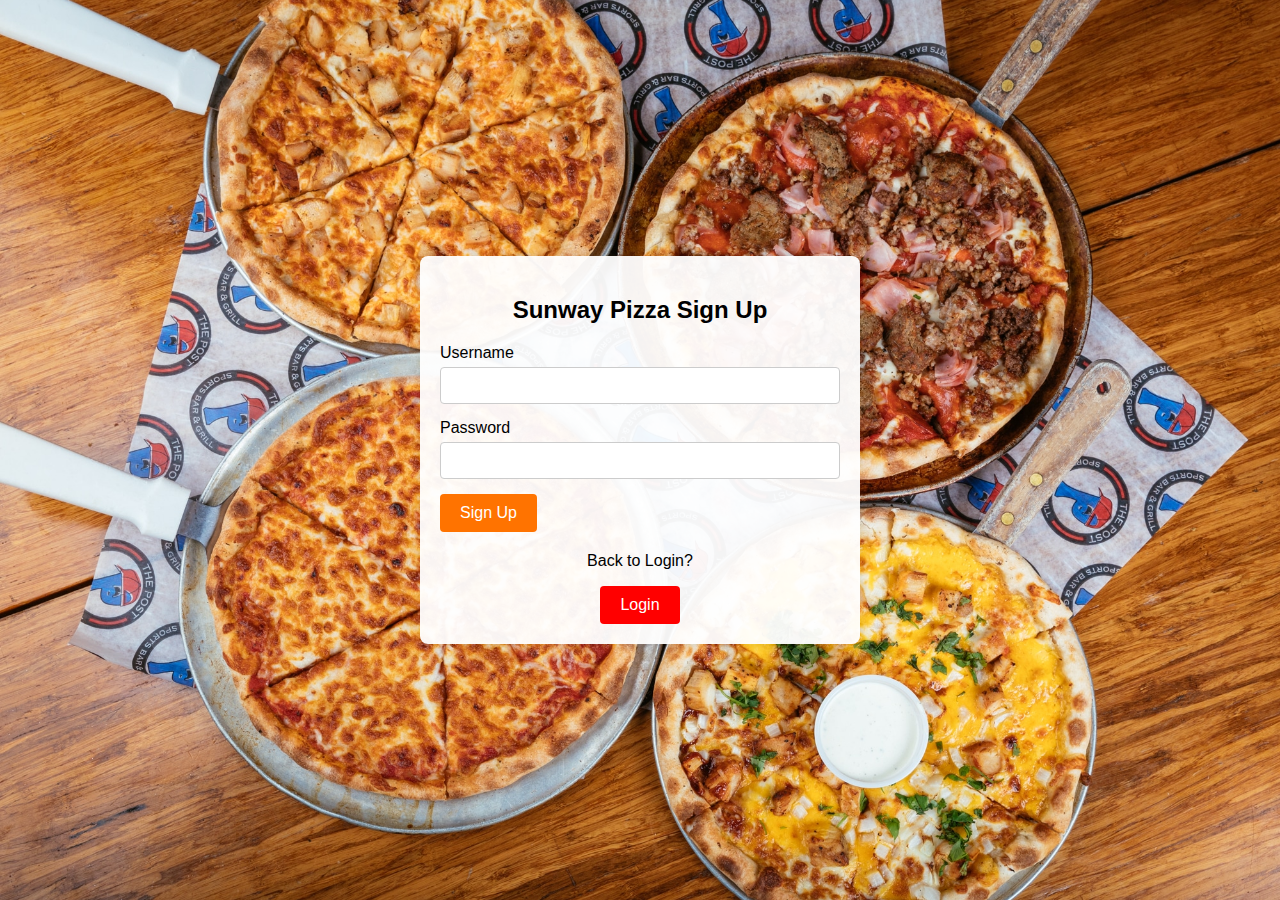
<file: signup-page.html>
<!DOCTYPE html>
<html lang="en">
  <head>
    <meta charset="UTF-8" />
    <meta name="viewport" content="width=device-width, initial-scale=1.0" />
    <title>Sign Up</title>
    <link rel="stylesheet" href="styles.css" />
    <script src="script.js"></script>
  </head>
  <body class="signup-body">
    <div class="signup-container">
      <h2>Sunway Pizza Sign Up</h2>
      <form id="signupForm" onsubmit="registerUser(event)">
        <div class="signup-form-group">
          <label for="username">Username</label>
          <input type="text" id="username" name="username" required />
        </div>
        <div class="signup-form-group">
          <label for="password">Password</label>
          <input type="password" id="password" name="password" required />
        </div>
        <button type="submit">Sign Up</button>
        <div class="signup-section">
          <p>Back to Login?</p>
          <a href="index.html" class="signup-button">Login</a>
        </div>
      </form>
    </div>
  </body>
</html>
</file>
<file: styles.css>
/* Universal Styles*/

.header {
  background: linear-gradient(90deg, #769e76, #4a7c59);
  padding: 20px;
  display: flex;
  justify-content: space-between;
  align-items: center;
  box-shadow: 0 2px 5px rgba(0, 0, 0, 0.1);
}
.header img {
  height: 50px;
}
.header nav a {
  color: white;
  text-decoration: none;
  margin: 0 15px;
  font-weight: bold;
  transition: color 0.3s;
}
.header nav a:hover {
  color: #ffcc00;
}
.header .account {
  position: relative;
  display: flex;
  align-items: center;
  cursor: pointer;
}
.header .account img {
  height: 50px;
  border-radius: 50%;
  margin-left: 10px;
}

.account-dropdown {
  display: none;
  position: absolute;
  top: 50px;
  right: 0;
  background-color: white;
  box-shadow: 0 2px 5px rgba(0, 0, 0, 0.1);
  border-radius: 5px;
  overflow: hidden;
  z-index: 1000;
}

.account-dropdown a {
  display: block;
  padding: 10px;
  text-decoration: none;
  color: #333;
  transition: background-color 0.3s;
}

.account-dropdown a:hover {
  background-color: #f1f1f1;
}

.footer {
  background-color: #4a7c59;
  color: white;
  text-align: center;
  position: fixed;
  padding: 10px 0;
  width: 100%;
  bottom: 0;
}

.footer a {
  color: #ffffff;
  background-color: #075018;
  padding: 10px 15px;
  text-decoration: none;
  border-radius: 5px;
  transition: background-color 0.3s ease;
}

.footer a:hover {
  background-color: #03330e;
}

/* Universal Styles END*/

/* LOGIN SYSTEM CSS START */

.login-body {
  background-image: url("img/4in1BUNDLE.jpg");
  background-size: cover;
  background-position: center;
  background-repeat: no-repeat;
  display: flex;
  justify-content: center;
  align-items: center;
  height: 100vh;
  margin: 0;
  font-family: Arial, sans-serif;
  background-color: #f0f0f0;
}

.login-container {
  background-color: rgba(255, 255, 255, 0.95);
  padding: 20px;
  border-radius: 8px;
  box-shadow: 0 0 10px rgba(0, 0, 0, 0.1);
  width: 100%;
  max-width: 400px;
}

.login-container h2 {
  margin-bottom: 20px;
  text-align: center;
}

.login-form-group {
  margin-bottom: 15px;
}

.login-form-group label {
  display: block;
  margin-bottom: 5px;
}

.login-form-group input {
  width: calc(100%); /* Adjust width to account for padding and border */
  padding: 10px;
  border: 1px solid #ccc;
  border-radius: 4px;
  box-sizing: border-box; /* Include padding and border in the element's total width and height */
}

.login-error {
  color: red;
  font-size: 12px;
  display: none;
}

.login-signup-section {
  text-align: center;
  margin-top: 20px;
}

.login-signup-section .login-button {
  display: inline-block;
  padding: 10px 20px;
  font-size: 16px;
  color: #fff;
  background-color: #ff0000;
  border: none;
  border-radius: 4px;
  text-decoration: none;
  cursor: pointer;
  transition: background-color 0.3s ease;
}

.login-signup-section .login-button:hover {
  background-color: #a60000;
}

.login-container button[type="submit"] {
  display: inline-block;
  padding: 10px 20px;
  font-size: 16px;
  color: #fff;
  background-color: #ff7300;
  border: none;
  border-radius: 4px;
  cursor: pointer;
  transition: background-color 0.3s ease;
}

.login-container button[type="submit"]:hover {
  background-color: #de6400;
}

/* LOGIN PAGE CSS END */

/* SIGNUP PAGE CSS START */

.signup-body {
  background-image: url("img/4in1BUNDLE.jpg");
  background-size: cover;
  background-position: center;
  background-repeat: no-repeat;
  display: flex;
  justify-content: center;
  align-items: center;
  height: 100vh;
  margin: 0;
  font-family: Arial, sans-serif;
  background-color: #f0f0f0;
}

.signup-container {
  background-color: rgba(255, 255, 255, 0.95);
  padding: 20px;
  border-radius: 8px;
  box-shadow: 0 0 10px rgba(0, 0, 0, 0.1);
  width: 100%;
  max-width: 400px;
}

.signup-container h2 {
  margin-bottom: 20px;
  text-align: center;
}

.signup-form-group {
  margin-bottom: 15px;
}

.signup-form-group label {
  display: block;
  margin-bottom: 5px;
}

.signup-form-group input {
  width: calc(100%); /* Adjust width to account for padding and border */
  padding: 10px;
  border: 1px solid #ccc;
  border-radius: 4px;
  box-sizing: border-box; /* Include padding and border in the element's total width and height */
}

.signup-section {
  text-align: center;
  margin-top: 20px;
}

.signup-section .signup-button {
  display: inline-block;
  padding: 10px 20px;
  font-size: 16px;
  color: #fff;
  background-color: #ff0000;
  border: none;
  border-radius: 4px;
  text-decoration: none;
  cursor: pointer;
  transition: background-color 0.3s ease;
}

.signup-section .signup-button:hover {
  background-color: #a60000;
}

.signup-container button[type="submit"] {
  display: inline-block;
  padding: 10px 20px;
  font-size: 16px;
  color: #fff;
  background-color: #ff7300;
  border: none;
  border-radius: 4px;
  cursor: pointer;
  transition: background-color 0.3s ease;
}

.signup-container button[type="submit"]:hover {
  background-color: #de6400;
}

/* SIGNUP PAGE CSS END */

/* Menu page CSS START */

body {
  font-family: Arial, sans-serif;
  margin: 0;
  padding: 0;
}

/*Header Code*/

header .main-nav {
  display: flex;
  gap: 20px;
  flex-grow: 1;
  justify-content: center;
}

header .main-nav a {
  color: white;
  text-decoration: none;
}

header .cart {
  margin-right: 20px;
  position: relative;
}

header .cart a {
  color: white;
  text-decoration: none;
}
/*Checkout code */
header .Checkout-cart {
  margin-right: 20px;
  position: relative;
}

.Checkout-cart-item {
  display: flex;
  align-items: center;
  justify-content: space-between;
  padding: 10px 0;
  border-bottom: 1px solid #ccc;
}

.Checkout-cart-item .Checkout-quantity-control {
  display: flex;
  align-items: center;
}

.Checkout-cart-item .Checkout-quantity-control button {
  background-color: #cd212a;
  color: white;
  border: none;
  padding: 5px 10px;
  cursor: pointer;
}

.Checkout-cart-item .Checkout-quantity-control span {
  margin: 0 10px;
}

.Checkout-cart-item button {
  background-color: transparent;
  border: none;
  color: #cd212a;
  cursor: pointer;
}

.Checkout-button {
  background-color: #cd212a;
  color: white;
  border: none;
  padding: 10px;
  width: 100%;
  cursor: pointer;
  margin-top: 10px;
}

.Checkout-back-button {
  background: none;
  border: none;
  color: #4a4a4a;
  font-size: 16px;
  cursor: pointer;
  margin-bottom: 20px;
}

.Checkout-cart-container {
  padding: 20px;
}

.Checkout-cart-item img {
  width: 50px;
  height: auto;
}

.Checkout-cart-item .Checkout-item-name {
  flex-grow: 1;
  margin: 0 20px;
}

.Checkout-cart-item .Checkout-item-price {
  font-weight: bold;
}

.Checkout-total-price {
  font-size: 20px;
  font-weight: bold;
  text-align: right;
  margin-top: 20px;
}
/*Shopping Cart Code*/
.top-container {
  display: inline-block;
  justify-content: space-between;
  align-items: center;
}

.main-back-button {
  display: flex;
  background-color: #f4f4f4;
  border: none;
  padding: 10px 20px;
  cursor: pointer;
  font-size: 16px;
}

.cart {
  position: relative;
  top: -73px;
  float: right;
  display: flex;
  align-items: center;
}

.cart img {
  width: 40px; /* Adjust the size as needed */
  height: 40px;
  cursor: pointer;
}

.cart-dropdown {
  display: none;
  position: absolute;
  top: 100%; /* Position below the cart */
  right: 0;
  background-color: white;
  color: black;
  min-width: 300px;
  border: 1px solid #ccc;
  box-shadow: 0 2px 10px rgba(0, 0, 0, 0.1);
  z-index: 1001;
  padding: 10px;
  max-height: 300px; /* Add max height */
  overflow-y: auto; /* Add scroll bar */
}

.cart-dropdown.show {
  display: block;
}

.cart-item {
  display: flex;
  align-items: center;
  justify-content: space-between;
  padding: 10px 0;
  border-bottom: 1px solid #ccc;
}

.cart-item img {
  height: 40px;
  margin-right: 10px;
}

.cart-item .quantity-control {
  display: flex;
  align-items: center;
}

.cart-item .quantity-control button {
  background-color: #cd212a;
  color: white;
  border: none;
  padding: 5px 10px;
  cursor: pointer;
}

.cart-item .quantity-control span {
  margin: 0 10px;
}

.cart-item button {
  background-color: transparent;
  border: none;
  color: #cd212a;
  cursor: pointer;
}

.checkout-button {
  background-color: #cd212a;
  color: white;
  border: none;
  padding: 10px;
  width: 100%;
  cursor: pointer;
  margin-top: 10px;
}
/*Main Menu Code*/
main {
  padding: 80px 20px 20px;
}

.main-back-button {
  background: none;
  border: none;
  color: #4a4a4a;
  font-size: 16px;
  cursor: pointer;
  margin-bottom: 20px;
}

h1 {
  text-align: center;
  margin-bottom: 20px;
  color: #000000;
}

.main-menu-categories {
  display: flex;
  justify-content: center;
  margin-bottom: 20px;
}

.main-menu-categories button {
  background-color: #4a4a4a;
  color: white;
  border: none;
  padding: 10px 20px;
  margin: 0 5px;
  cursor: pointer;
  font-size: 16px;
}

.main-menu-categories button:hover,
.main-menu-categories button:focus,
.main-menu-categories button.active {
  background-color: #cd212a;
}

.main-menu-section {
  display: flex;
  flex-wrap: wrap;
  justify-content: space-between;
  margin: 20px 0;
}

.main-menu-item {
  display: flex;
  flex-direction: column;
  align-items: center;
  border: 1px solid #ccc;
  padding: 10px;
  margin: 10px;
  width: calc(50% - 20px);
  box-sizing: border-box;
}

.main-menu-item img {
  height: 300px;
  width: 100%;
  object-fit: cover;
  margin-bottom: 10px;
}

.main-menu-item .details {
  text-align: center;
  width: 100%;
}

.main-menu-item h2 {
  margin: 10px 0;
  color: #000000;
}

.main-menu-item p {
  margin: 10px 0;
  color: #4a4a4a;
}

.main-menu-item button {
  background-color: #d74048;
  color: white;
  border: none;
  padding: 10px 20px;
  cursor: pointer;
  margin-top: 10px;
}

.main-menu-item button:hover,
.main-menu-item button:focus {
  background-color: #cd212a;
}

.main-menu-item .price {
  display: block;
  margin-top: 10px;
  font-size: 18px;
  font-weight: bold;
  color: #000000;
}
/*Filtering Sections Code*/
.filterDiv {
  display: none;
}
/*Cart DropBox*/
.show {
  display: block;
}

/* main PAGE CSS END */

.checkout-cart-items table {
  width: 100%;
  border-collapse: collapse;
  margin-bottom: 2rem;
}

.checkout-cart-items th,
.checkout-cart-items td {
  border: 1px solid #ddd;
  padding: 0.75rem;
  text-align: left;
}

.checkout-cart-items th {
  background-color: #f2f2f2;
}

.checkout-cart-items tr:nth-child(even) {
  background-color: #f9f9f9;
}

.checkout-cart-items tr:hover {
  background-color: #f1f1f1;
}

.checkout-total-price {
  text-align: right;
  margin-bottom: 2rem;
}

.checkout-button {
  display: block;
  width: 100%;
  padding: 1rem;
  background-color: #28a745;
  color: #fff;
  border: none;
  cursor: pointer;
  font-size: 1.25rem;
}

.checkout-button:hover {
  background-color: #218838;
}
</file>
